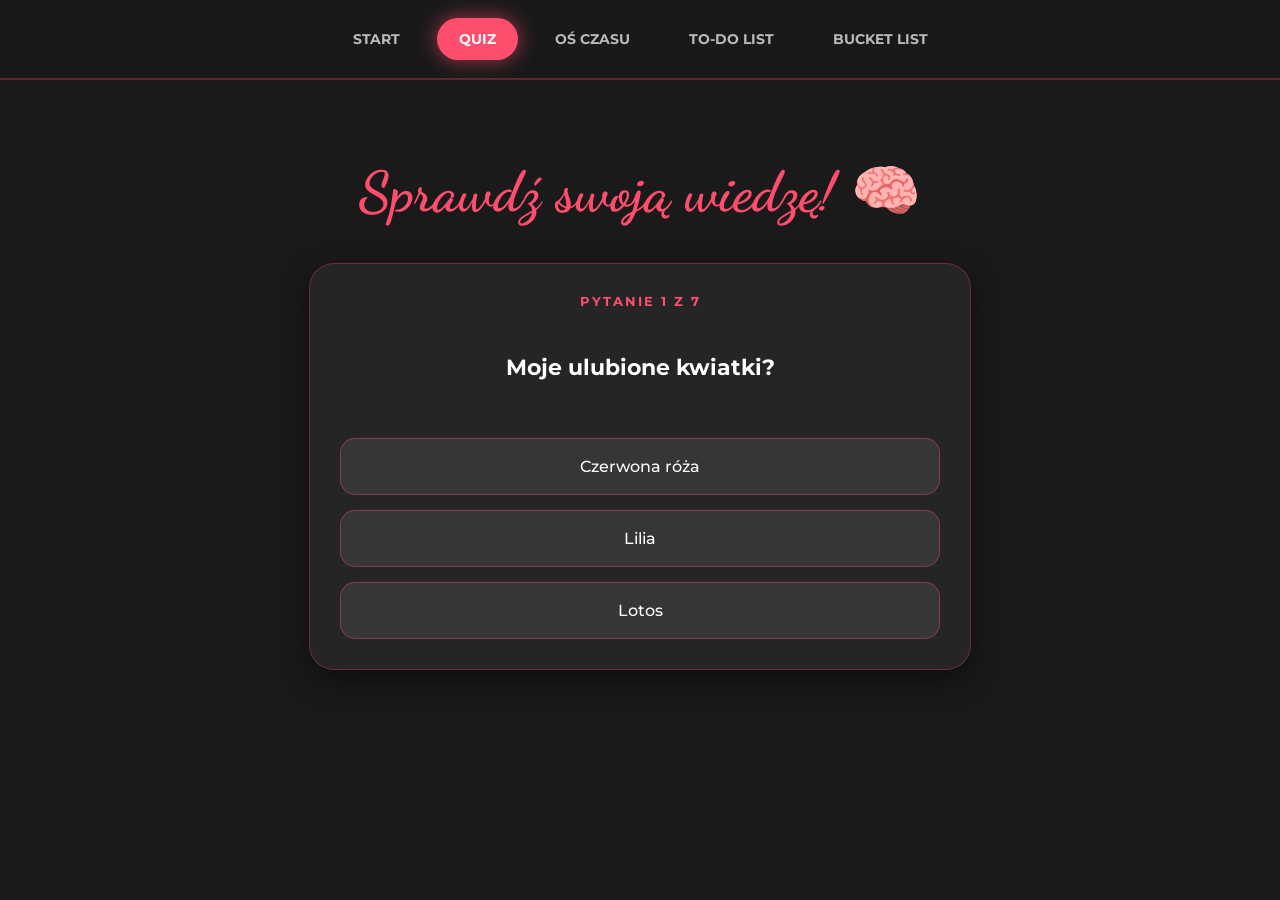
<file: Misiek/quiz.html>
<!DOCTYPE html>
<html lang="pl">
<head>
    <link rel="icon" type="image/gif" href="images/fav.gif">
    <meta charset="UTF-8">
    <meta name="viewport" content="width=device-width, initial-scale=1.0">
    <link rel="stylesheet" href="style.css">
    <link href="https://fonts.googleapis.com/css2?family=Montserrat:wght@400;700&display=swap" rel="stylesheet">
    <title>Wielki Quiz Wiedzy</title>
    <style>
        :root {
            --primary: #ff4d6d;
            --dark: #1a1a1a;
        }

        .quiz-card {
            background: rgba(255, 255, 255, 0.05);
            padding: 30px;
            border-radius: 25px;
            margin: 20px auto;
            border: 1px solid rgba(255, 77, 109, 0.3);
            max-width: 600px;
            text-align: center;
            box-shadow: 0 10px 30px rgba(0,0,0,0.5);
        }

        #progress {
            font-size: 0.8rem;
            color: var(--primary);
            margin-bottom: 15px;
            text-transform: uppercase;
            letter-spacing: 2px;
            font-weight: bold;
        }

        #question {
            font-size: 1.4rem;
            margin-bottom: 30px;
            color: #fff;
            min-height: 80px;
            display: flex;
            align-items: center;
            justify-content: center;
            line-height: 1.4;
        }

        .options-grid {
            display: grid;
            grid-template-columns: 1fr;
            gap: 15px;
        }

        .option-btn {
            background: rgba(255, 255, 255, 0.08);
            color: white;
            border: 1px solid rgba(255, 77, 109, 0.4);
            padding: 18px;
            border-radius: 15px;
            cursor: pointer;
            transition: all 0.3s ease;
            font-size: 1rem;
            font-family: 'Montserrat', sans-serif;
            font-weight: 500;
        }

        .option-btn:hover {
            background: var(--primary);
            border-color: var(--primary);
            transform: translateY(-3px);
            box-shadow: 0 5px 15px rgba(255, 77, 109, 0.3);
        }

        .result-screen {
            padding: 20px;
        }

        .score-circle {
            font-size: 3.5rem;
            font-weight: bold;
            color: var(--primary);
            margin: 20px 0;
            text-shadow: 0 0 15px rgba(255, 77, 109, 0.5);
        }

        .restart-btn {
            background: var(--primary);
            color: white;
            border: none;
            padding: 15px 40px;
            border-radius: 50px;
            font-weight: bold;
            cursor: pointer;
            text-transform: uppercase;
            margin-top: 30px;
            transition: 0.3s;
        }

        .restart-btn:hover {
            transform: scale(1.05);
            filter: brightness(1.1);
        }
    </style>
</head>
<body>

    <nav>
        <a href="index.html">Start</a>
        <a href="quiz.html" class="active">Quiz</a>
        <a href="timeline.html">Oś Czasu</a>
        <a href="todo.html">To-Do List</a>
        <a href="bucket.html">Bucket List</a>
    </nav>

    <div class="container">
        <h1>Sprawdź swoją wiedzę! 🧠</h1>
        
        <div class="quiz-card" id="quiz-box">
            <div id="progress">Pytanie 1 z 7</div>
            <h2 id="question">Ładowanie...</h2>
            
            <div id="options" class="options-grid">
                </div>
        </div>
    </div>

    <script>
        const questions = [
            {
                q: "Moje ulubione kwiatki?",
                options: ["Czerwona róża", "Lilia", "Lotos"],
                correct: 1
            },
            {
                q: "Gdzie najbardziej chcę z Tobą polecieć?",
                options: ["Paryż", "Japonia", "Nowy York"],
                correct: 2
            },
            {
                q: "Nasze pierwsze spotkanie było ... listopada",
                options: ["21", "22", "23"],
                correct: 1
            },
            {
                q: "Jaki kolor bluzki miałam na sobie, kiedy zobaczyliśmy się pierwszy raz?",
                options: ["czarny", "beżowy", "biały"],
                correct: 2
            },
            {
                q: "Nuta która kojarzy mi się z wyjazdem do szczytna?",
                options: ["Nie chce umierać", "SIE KLEI", "Legendarne Duo"],
                correct: 1
            },
            {
                q: "Ile końcowo zrobiłeś killi?",
                options: ["32", "33", "34"],
                correct: 1
            },
            {
                q: "Jaką bajkę obejrzeliśmy jako pierwszą w chapterze 2",
                options: ["Wall-e", "Kpop Demon Hunters", "Ratatuj"],
                correct: 0
            }
        ];

        let currentQuestion = 0;
        let score = 0;

        function loadQuestion() {
            const qData = questions[currentQuestion];
            
            // Postęp i pytanie
            document.getElementById('progress').innerText = `Pytanie ${currentQuestion + 1} z ${questions.length}`;
            document.getElementById('question').innerText = qData.q;
            
            // Opcje
            const optionsDiv = document.getElementById('options');
            optionsDiv.innerHTML = "";
            
            qData.options.forEach((opt, index) => {
                const btn = document.createElement('button');
                btn.className = "option-btn";
                btn.innerText = opt;
                btn.onclick = () => checkAnswer(index);
                optionsDiv.appendChild(btn);
            });
        }

        function checkAnswer(idx) {
            if (idx === questions[currentQuestion].correct) {
                score++;
            }

            currentQuestion++;
            
            if (currentQuestion < questions.length) {
                loadQuestion();
            } else {
                showResult();
            }
        }

        function showResult() {
            const box = document.getElementById('quiz-box');
            let feedback = "";
            
            if(score === 7) feedback = "Noo coś tam o nas wiesz";
            else if(score >= 5) feedback = "Całkiem, całkiem";
            else feedback = "Masakra.";
            

            box.innerHTML = `
                <div class="result-screen">
                    <h2>Wynik końcowy</h2>
                    <div class="score-circle">${score} / 7</div>
                    <p style="color: #bbb; font-size: 1.1rem;">${feedback}</p>
                    <button class="restart-btn" onclick="location.reload()">Zagraj jeszcze raz</button>
                </div>
            `;
        }

        // Start quizu
        loadQuestion();
    </script>
</body>
</html>
</file>
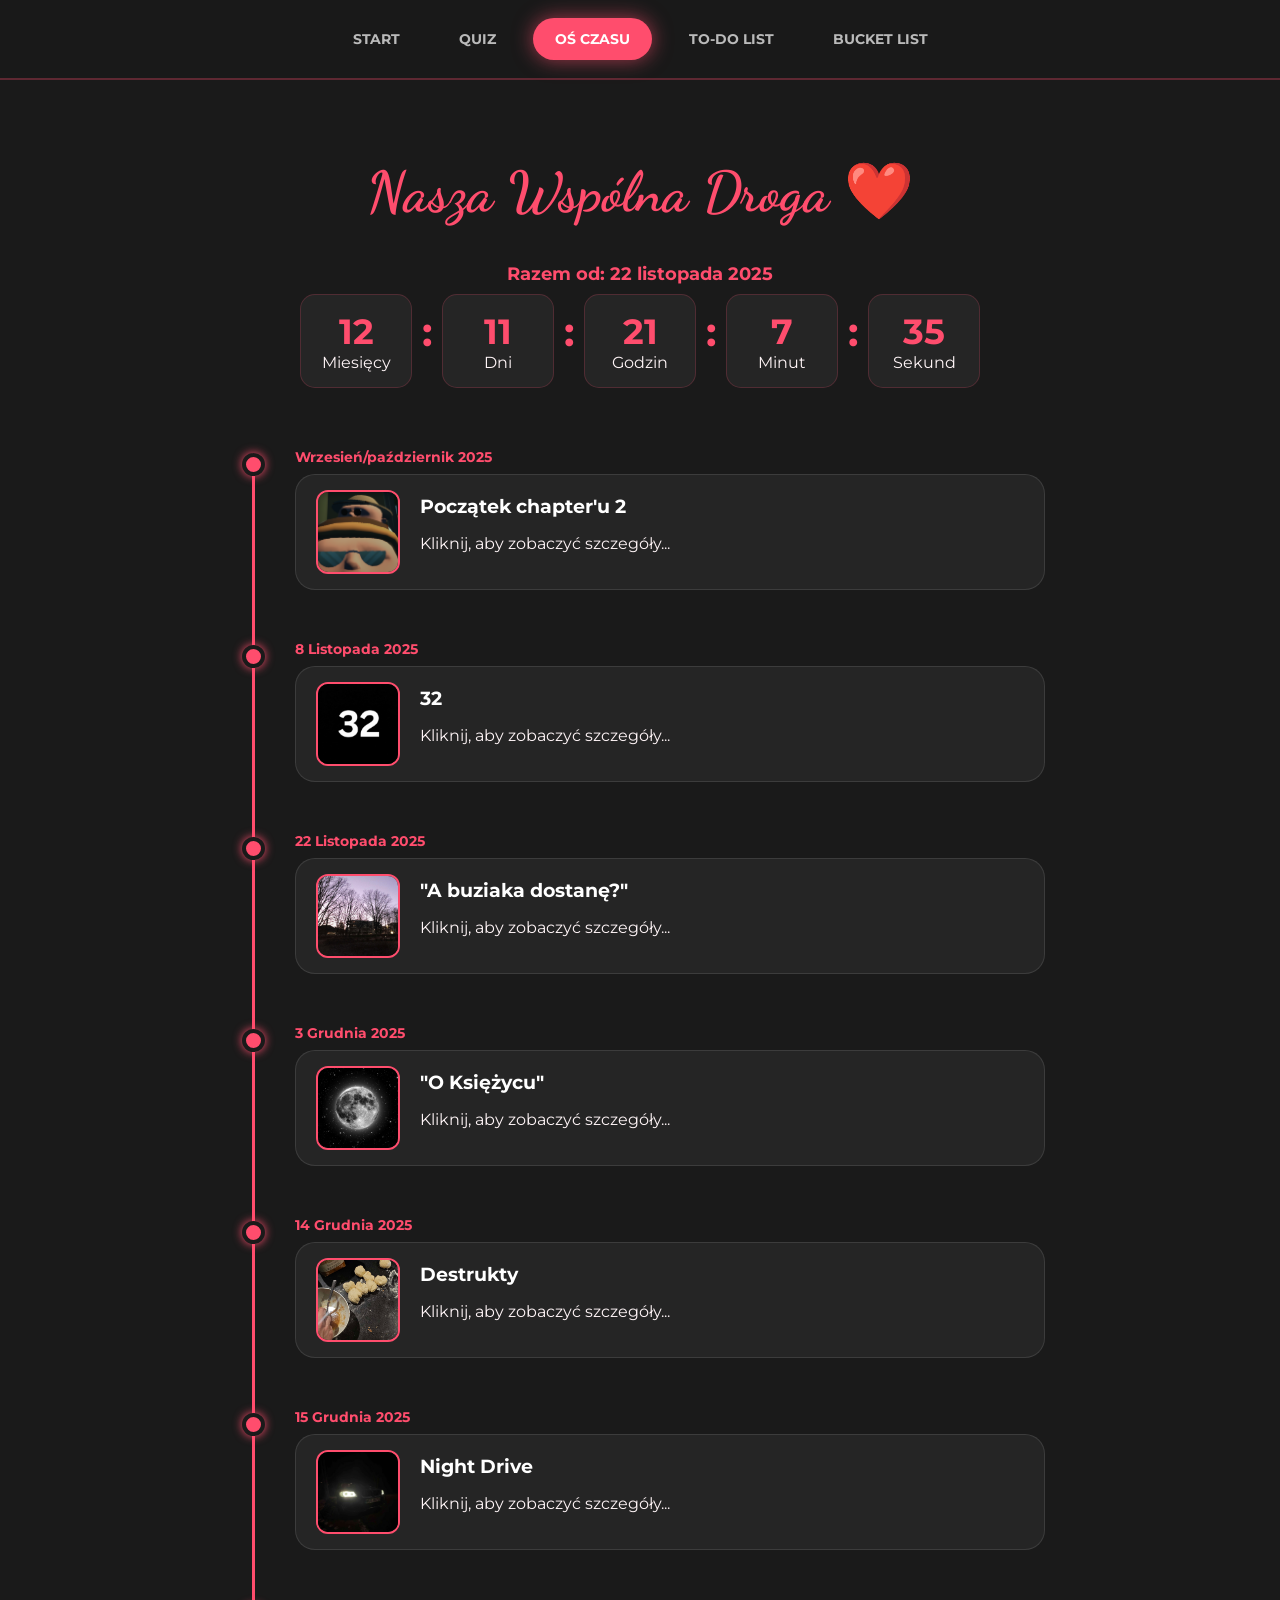
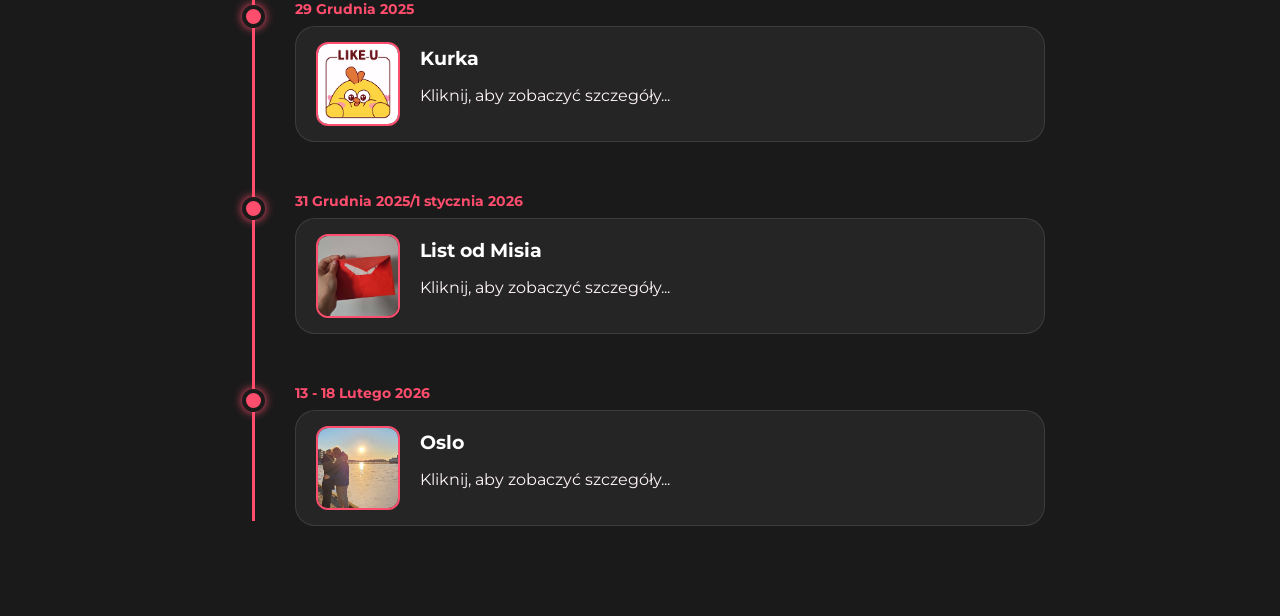
<file: Misiek/timeline.html>
<!DOCTYPE html>
<html lang="pl">
<head>
    <link rel="icon" type="image/gif" href="images/fav.gif">
    <meta charset="UTF-8">
    <meta name="viewport" content="width=device-width, initial-scale=1.0">
    <link rel="icon" type="image/png" href="images/kurka/kurka.png"> 
    <link rel="stylesheet" href="style.css">
    <link href="https://fonts.googleapis.com/css2?family=Montserrat:wght@300;400;700&family=Dancing+Script:wght@700&display=swap" rel="stylesheet">
    <title>Nasza Historia</title>
</head>
<body>

    <nav>
        <a href="index.html">Start</a>
        <a href="quiz.html">Quiz</a>
        <a href="timeline.html" class="active">Oś Czasu</a>
        <a href="todo.html" >To-Do List</a>
        <a href="bucket.html">Bucket List</a> 
    </nav>

    <div class="container">
        <h1>Nasza Wspólna Droga ❤️</h1>
        <p id="start-date-display" class="start-date-text"></p>

        <div class="timer-display">
            <div class="timer-box"><span id="t-months">0</span>Miesięcy</div>
            <div class="timer-separator">:</div>
            <div class="timer-box"><span id="t-days">0</span>Dni</div>
            <div class="timer-separator">:</div>
            <div class="timer-box"><span id="t-hours">0</span>Godzin</div>
            <div class="timer-separator">:</div>
            <div class="timer-box"><span id="t-mins">0</span>Minut</div>
            <div class="timer-separator">:</div>
            <div class="timer-box"><span id="t-secs">0</span>Sekund</div>
        </div>

        <div class="timeline-wrapper">
            <div class="timeline-item">
                <div class="timeline-dot"></div>
                <div class="timeline-date">Wrzesień/październik 2025</div>
                <div class="timeline-card" onclick="openModal('event1')">
                    <img src="images/chapter2/gra2.png" alt="Miniatura" class="timeline-thumb">
                    <div class="timeline-text">
                        <h3>Początek chapter'u 2</h3>
                        <p>Kliknij, aby zobaczyć szczegóły...</p>
                    </div>
                </div>
            </div>

            <div class="timeline-item">
                <div class="timeline-dot"></div>
                <div class="timeline-date">8 Listopada 2025</div>
                <div class="timeline-card" onclick="openModal('event2')">
                    <img src="images/32/32.jpg" alt="Miniatura" class="timeline-thumb">
                    <div class="timeline-text">
                        <h3>32</h3>
                        <p>Kliknij, aby zobaczyć szczegóły...</p>
                    </div>
                </div>
            </div>

            <div class="timeline-item">
                <div class="timeline-dot"></div>
                <div class="timeline-date">22 Listopada 2025</div>
                <div class="timeline-card" onclick="openModal('event3')">
                    <img src="images/spotkanie/3.jpg" alt="Miniatura" class="timeline-thumb">
                    <div class="timeline-text">
                        <h3>"A buziaka dostanę?"</h3>
                        <p>Kliknij, aby zobaczyć szczegóły...</p>
                    </div>
                </div>
            </div>

            <div class="timeline-item">
                <div class="timeline-dot"></div>
                <div class="timeline-date">3 Grudnia 2025</div>
                <div class="timeline-card" onclick="openModal('event4')">
                    <img src="images/wiersz/moon.png" alt="Miniatura" class="timeline-thumb">
                    <div class="timeline-text">
                        <h3>"O Księżycu"</h3>
                        <p>Kliknij, aby zobaczyć szczegóły...</p>
                    </div>
                </div>
            </div>

            <div class="timeline-item">
                <div class="timeline-dot"></div>
                <div class="timeline-date">14 Grudnia 2025</div>
                <div class="timeline-card" onclick="openModal('event5')">
                    <img src="images/destrukty/11.jpg" alt="Miniatura" class="timeline-thumb">
                    <div class="timeline-text">
                        <h3>Destrukty</h3>
                        <p>Kliknij, aby zobaczyć szczegóły...</p>
                    </div>
                </div>
            </div>

            <div class="timeline-item">
                <div class="timeline-dot"></div>
                <div class="timeline-date">15 Grudnia 2025</div>
                <div class="timeline-card" onclick="openModal('event6')">
                    <img src="images/nightDrive/auto.jpg" alt="Miniatura" class="timeline-thumb">
                    <div class="timeline-text">
                        <h3>Night Drive</h3>
                        <p>Kliknij, aby zobaczyć szczegóły...</p>
                    </div>
                </div>
            </div>

            <div class="timeline-item">
                <div class="timeline-dot"></div>
                <div class="timeline-date">29 Grudnia 2025</div>
                <div class="timeline-card" onclick="openModal('event7')">
                    <img src="images/kurka/kurka.png" alt="Miniatura" class="timeline-thumb">
                    <div class="timeline-text">
                        <h3>Kurka</h3>
                        <p>Kliknij, aby zobaczyć szczegóły...</p>
                    </div>
                </div>
            </div>

            <div class="timeline-item">
                <div class="timeline-dot"></div>
                <div class="timeline-date">31 Grudnia 2025/1 stycznia 2026</div>
                <div class="timeline-card" onclick="openModal('event8')">
                    <img src="images/list/koper.jpg" alt="Miniatura" class="timeline-thumb">
                    <div class="timeline-text">
                        <h3>List od Misia</h3>
                        <p>Kliknij, aby zobaczyć szczegóły...</p>
                    </div>
                </div>
            </div>

             <div class="timeline-item">
                <div class="timeline-dot"></div>
                <div class="timeline-date">13 - 18 Lutego 2026</div>
                <div class="timeline-card" onclick="openModal('event9')">
                    <img src="images/oslo/tytul.jpg" alt="Miniatura" class="timeline-thumb">
                    <div class="timeline-text">
                        <h3>Oslo</h3>
                        <p>Kliknij, aby zobaczyć szczegóły...</p>
                    </div>
                </div>
            </div>
        </div>
    </div>

    <div id="detailsModal" class="modal">
        <div class="modal-content">
            <span class="close" onclick="closeModal()">×</span>
            <h2 id="modalTitle"></h2>
            <p id="modalDesc"></p>
            <div class="slider-container" id="slider"></div>
            <div class="modal-map"></div>
        </div>
    </div>

    <script>
        const startDate = new Date("2025-11-22T17:30:00"); 

        document.getElementById('start-date-display').innerText = "Razem od: " + startDate.toLocaleString('pl-PL', {
            day: '2-digit', month: 'long', year: 'numeric'
        });

        const eventData = {
            'event1': {
                title: "Wtedy wszystko się zaczęło",
                desc: "Najbardziej zintegrowała nas gra z prowadzeniem vana (RV There Yet)",
                images: [
                    { src: "images/chapter2/gra1.png", caption: "Dobrze nam szło!" },
                    { src: "images/chapter2/kwiaty.png", caption: "Dostałam kwiatki" },
                    { src: "images/chapter2/ja.png", caption: "Oglądanie i brzydkie zdjęcia z ukrycia..." },
                    { src: "images/chapter2/ja2.jpg", caption: "Granie w kotki i ładniejsze zdjęcia 😝" }
                ],
                maps: [] 
            },
            'event2': {
                title: "32 kille w Fortnite",
                desc: "Nasza szczęśliwa liczba, dzięki tym killom się spotkaliśmy",
                images: [
                    { src: "images/32/32_2.jpg", caption: "Spocony bambik 🥵" },
                    { src: "images/32/32_3.jpg", caption: "Formalności 🥰" }
                ],
                maps: ["images/32/mapa.jpg"] 
            },
            'event3': {
                title: "Pierwsze spotkanie!",
                desc: "Czyli pierwsze spojrzenie sobie w oczy, pierwszy buziak i pytanie o związek (powiedziałam tak😎)",
                images: [
                    { src: "images/spotkanie/1.png", caption: "Dostałam różyczkę, a Ty lego!!! (Yay)" },
                    { src: "images/spotkanie/2.jpg", caption: "Górka Szczęśliwicka - było pięknie i romantycznie" },
                    { src: "images/spotkanie/3.jpg", caption: "Ławeczka to chyba nasze najważniejsze miejsce." },
                    { src: "images/spotkanie/4.jpg", caption: "Varso Tower, nasz vibe, BUZIAK i związek" },
                    { src: "images/spotkanie/5.jpg", caption: "Pierwsza wspólna jazda autem" },
                ],
                maps: []
            },
            'event4': {
                title: "Napisałam dla Ciebie wiersz",
                desc: "Może i nie był idealny, ale to, że ktoś był w ogóle w stanie mnie tak zainspirować było niesamowite.",
                images: [
                    { src: "images/wiersz/11.png", caption: "Tutaj zobaczyłam Juzkowe łezki" },
                    { src: "images/wiersz/1.png", caption: "Wiersz" }
                  ],
                maps: ["images/wiersz/mapa.png"]
            }, 
            'event5': {
                title: "Małpi chlebek",
                desc: "Pierwsze wspólne gotowanie, pierwsze destrukty😝",
                images: [
                    { src: "images/destrukty/1.jpg", caption: "Wytwór kucharza (Śpiące susły)" },
                    { src: "images/destrukty/2.jpg", caption: "Kucharz" }
                     ],
                maps: []
            },
            'event6': {
                title: "Night drive!",
                desc: "Mi się bardzo podobało, chociaż z takim kierowcą to oczywiste.",
                images: [
                    { src: "images/nightDrive/1.jpg", caption: "Vibeowo" },
                    { src: "images/nightDrive/2.jpg" , caption: ""}
                     ],
                maps: []
            },
            'event7': {
                title: "Dostałam kurkę!!!",
                desc: "Prezent bez okazji (Kocham Kurki i Krzysia)",
                images: [
                    { src: "images/kurka/1.png", caption: "Dwóch pięknych na jednym zdjęciu" }
                     ],
                maps: []
            },
            'event8': {
                title: "Dostałam od Ciebie pierwszy list",
                desc: "Ten list bardzo mnie wzruszył. Ciężko jest sobie wyobrazić, że ktoś może mnie darzyć miłością w tak wyjątkowy sposób.",
                images: [
                    { src: "images/list/list.png", caption: "❤️" }
                     ],
                maps: []
            },
            'event9': {
                title: "Wyjazd do OSLO!!!",
                desc: "Piękny czas, długo przeżywałam, że dobiegł końca. To było dosłownie jak sen.",
                images: [
                    { src: "images/oslo/tysiak.jpg", caption: "Tysiaczek też chciał jechać" },
                    { src: "images/oslo/1.jpg", caption: "Piękny widok mieliśmy" },
                    { src: "images/oslo/2.jpg", caption: "Smacznee" },
                    { src: "images/oslo/3.jpg", caption: "Muzeum Muncha" },
                    { src: "images/oslo/5.jpg", caption: "Dziecko znalazło bryłę lodu" },
                    { src: "images/oslo/6.jpg", caption: "Słodziaki z nas!" },
                    { src: "images/oslo/7.jpg", caption: "Pierwszy wspólny ramen🥰" },
                    { src: "images/oslo/8.jpg", caption: "Jeden z najfajniejszych spacerów" },
                    { src: "images/oslo/9.jpg", caption: "Nieładnie..." },
                    { src: "images/oslo/12.jpg", caption: "Bubble tea" },
                    { src: "images/oslo/14.jpg", caption: "Rzyganie. Koniec." }
                     ],
                maps: []
            }
        };

        function updateTimer() {
            const now = new Date();
            let diff = Math.abs(now - startDate);

            const msInSec = 1000;
            const msInMin = 60 * 1000;
            const msInHour = 60 * 60 * 1000;
            const msInDay = 24 * 60 * 60 * 1000;
            const msInMonth = 30.44 * msInDay;

            const months = Math.floor(diff / msInMonth);
            diff -= months * msInMonth;

            const days = Math.floor(diff / msInDay);
            diff -= days * msInDay;

            const hours = Math.floor(diff / msInHour);
            diff -= hours * msInHour;

            const mins = Math.floor(diff / msInMin);
            diff -= mins * msInMin;

            const secs = Math.floor(diff / msInSec);

            document.getElementById('t-months').innerText = months;
            document.getElementById('t-days').innerText = days;
            document.getElementById('t-hours').innerText = hours;
            document.getElementById('t-mins').innerText = mins;
            document.getElementById('t-secs').innerText = secs;
        }
        setInterval(updateTimer, 1000);
        updateTimer();

        let currentSlide = 0;
        let slideImages = [];

        function openModal(id) {
            const data = eventData[id];
            if (!data) return;

            document.getElementById('modalTitle').innerText = data.title;
            document.getElementById('modalDesc').innerText = data.desc;
            
            const mapContainer = document.querySelector('.modal-map');
            mapContainer.innerHTML = ''; 
            const mapsToDisplay = data.maps || [];
            
            mapsToDisplay.forEach(item => {
                const wrapper = document.createElement('div');
                wrapper.className = 'location-wrapper';
                const label = document.createElement('p');
                label.className = 'location-label';
                label.innerText = 'Lokalizacja';
                wrapper.appendChild(label);

                if (item.includes("http")) {
                    const iframe = document.createElement('iframe');
                    iframe.src = item;
                    wrapper.appendChild(iframe);
                } else {
                    const img = document.createElement('img');
                    img.src = item;
                    wrapper.appendChild(img);
                }
                mapContainer.appendChild(wrapper);
            });

            slideImages = data.images || [];
            currentSlide = 0;
            const slider = document.getElementById('slider');
            slider.innerHTML = '';
            
            slideImages.forEach((imgObj) => {
                const slideDiv = document.createElement('div');
                slideDiv.className = 'slider-img';
                slideDiv.innerHTML = `<img src="${imgObj.src}"><p class="slide-caption">${imgObj.caption}</p>`;
                slider.appendChild(slideDiv);
            });

            if (slideImages.length > 1) {
                slider.innerHTML += `<button class="slider-btn prev" onclick="moveSlide(-1)">❮</button>
                                     <button class="slider-btn next" onclick="moveSlide(1)">❯</button>
                                     <div class="slider-dots" id="sliderDots"></div>`;
                const dots = document.getElementById('sliderDots');
                slideImages.forEach((_, i) => {
                    const dot = document.createElement('span');
                    dot.className = 'slider-dot';
                    dot.onclick = () => setSlide(i);
                    dots.appendChild(dot);
                });
            }
            
            showSlides();
            document.getElementById('detailsModal').style.display = "block";
            document.body.style.overflow = "hidden";
        }

        function showSlides() {
            const imgs = document.querySelectorAll('.slider-img');
            const dots = document.querySelectorAll('.slider-dot');
            if (imgs.length === 0) return;
            imgs.forEach(i => i.classList.remove('active'));
            dots.forEach(d => d.classList.remove('active'));
            if(imgs[currentSlide]) imgs[currentSlide].classList.add('active');
            if(dots[currentSlide]) dots[currentSlide].classList.add('active');
        }

        function moveSlide(n) { currentSlide = (currentSlide + n + slideImages.length) % slideImages.length; showSlides(); }
        function setSlide(n) { currentSlide = n; showSlides(); }
        
        function closeModal() { 
            document.getElementById('detailsModal').style.display = "none"; 
            document.body.style.overflow = "auto"; 
        }
        
        window.onclick = (e) => { if (e.target == document.getElementById('detailsModal')) closeModal(); }
    </script>
</body>
</html>
</file>
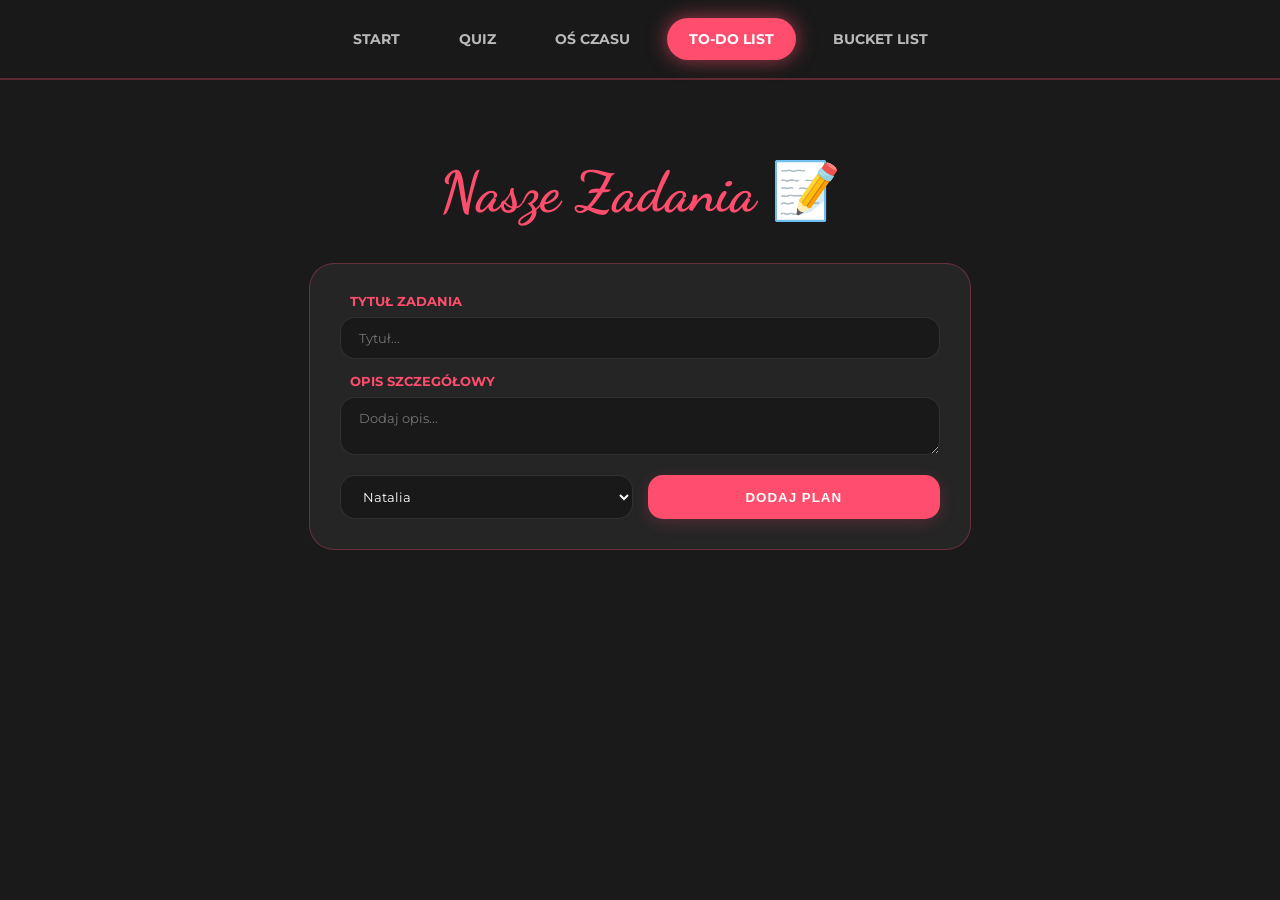
<file: Misiek/todo.html>
<!DOCTYPE html>
<html lang="pl">
<head>
    <link rel="icon" type="image/gif" href="images/fav.gif">
    <meta charset="UTF-8">
    <meta name="viewport" content="width=device-width, initial-scale=1.0">
    <link rel="stylesheet" href="style.css">
    <link href="https://fonts.googleapis.com/css2?family=Montserrat:wght@400;700&family=Dancing+Script:wght@700&display=swap" rel="stylesheet">
    <title>Nasza Lista Zadań</title>
    <style>
        :root {
            --primary: #ff4d6d;
            --dark: #1a1a1a;
            --light: #fff5f7;
        }

        /* Sekcja wpisywania - formularz */
        .input-section {
            background: rgba(255, 255, 255, 0.05);
            padding: 30px;
            border-radius: 25px;
            margin-bottom: 10px;
            border: 1px solid rgba(255, 77, 109, 0.3);
            display: flex;
            flex-direction: column;
            gap: 15px;
            max-width: 600px;
            margin-left: auto;
            margin-right: auto;
        }

        .input-group {
            display: flex;
            flex-direction: column;
            gap: 8px;
            text-align: left;
        }

        .input-group label {
            font-size: 0.8rem;
            font-weight: bold;
            color: var(--primary);
            margin-left: 10px;
            text-transform: uppercase;
        }

        input, textarea, select {
            padding: 12px 18px;
            border-radius: 15px;
            border: 1px solid rgba(255, 255, 255, 0.1);
            background: rgba(0, 0, 0, 0.3);
            color: white;
            font-family: 'Montserrat', sans-serif;
            transition: 0.3s;
        }

        input:focus, textarea:focus {
            outline: none;
            border-color: var(--primary);
            background: rgba(255, 77, 109, 0.05);
        }

        .controls-row {
            display: grid;
            grid-template-columns: 1fr 1fr;
            gap: 15px;
            margin-top: 5px;
        }

        .add-btn {
            background: var(--primary);
            color: white;
            border: none;
            border-radius: 15px;
            font-weight: bold;
            cursor: pointer;
            transition: 0.3s;
            text-transform: uppercase;
            letter-spacing: 1px;
            box-shadow: 0 4px 15px rgba(255, 77, 109, 0.2);
        }

        .add-btn:hover {
            transform: translateY(-2px);
            box-shadow: 0 6px 20px rgba(255, 77, 109, 0.4);
        }

        /* NOWY LOADER I NAPIS */
        #loader {
            display: none;
            margin: 20px auto 5px auto;
            width: 30px;
            height: 30px;
            border: 4px solid rgba(255, 255, 255, 0.1);
            border-radius: 50%;
            border-top-color: var(--primary);
            animation: spin 1s ease-in-out infinite;
        }

        @keyframes spin { to { transform: rotate(360deg); } }

        .loading-text {
            font-size: 0.8rem;
            color: var(--primary);
            margin-bottom: 20px;
            display: none;
            text-align: center;
            font-weight: bold;
            letter-spacing: 1px;
        }

        /* Grid zadań */
        .todo-grid {
            display: grid;
            grid-template-columns: repeat(auto-fit, minmax(300px, 1fr));
            gap: 25px;
            margin-top: 20px;
        }

        .todo-card {
            background: rgba(255, 255, 255, 0.05);
            border-radius: 22px;
            padding: 25px;
            text-align: left;
            border-left: 6px solid var(--primary);
            transition: 0.4s;
            display: flex;
            flex-direction: column;
            justify-content: space-between;
        }

        .todo-card.done-card {
            border-left-color: #4ade80;
            opacity: 0.6;
        }

        .todo-card.done-card h3 {
            text-decoration: line-through;
            color: #888;
        }

        .card-header {
            display: flex;
            justify-content: space-between;
            align-items: center;
            margin-bottom: 15px;
        }

        .author-badge {
            font-size: 0.65rem;
            font-weight: 800;
            padding: 4px 10px;
            border-radius: 10px;
            text-transform: uppercase;
        }

        .tag-natalia { background: #ff4d6d; color: white; }
        .tag-krzys { background: #457b9d; color: white; }

        .todo-card h3 {
            margin: 0 0 10px 0;
            font-size: 1.25rem;
            color: #fff;
            word-wrap: break-word;
            overflow-wrap: break-word;
        }

        .todo-card p {
            margin: 0;
            color: #bbb;
            font-size: 0.9rem;
            line-height: 1.5;
            word-wrap: break-word;
            overflow-wrap: break-word;
        }

        .card-actions {
            margin-top: 25px;
            display: flex;
            gap: 10px;
        }

        .btn-status {
            flex-grow: 1;
            border: none;
            padding: 10px;
            border-radius: 12px;
            font-weight: bold;
            font-size: 0.8rem;
            cursor: pointer;
            transition: 0.3s;
            background: #4ade80;
            color: white;
        }

        .btn-status.undo { background: #666; }

        .btn-delete {
            background: rgba(255, 77, 109, 0.1);
            color: var(--primary);
            border: 1px solid var(--primary);
            padding: 10px 15px;
            border-radius: 12px;
            cursor: pointer;
            transition: 0.3s;
        }

        .btn-delete:hover {
            background: var(--primary);
            color: white;
        }
    </style>
</head>
<body>

    <nav>
        <a href="index.html">Start</a>
        <a href="quiz.html">Quiz</a>
        <a href="timeline.html">Oś Czasu</a>
        <a href="todo.html" class="active">To-Do List</a>
        <a href="bucket.html">Bucket List</a> 
    </nav>

    <div class="container">
        <h1>Nasze Zadania 📝</h1>
        
        <div class="input-section">
            <div class="input-group">
                <label>Tytuł zadania</label>
                <input type="text" id="title-input" placeholder="Tytuł...">
            </div>
            <div class="input-group">
                <label>Opis szczegółowy</label>
                <textarea id="desc-input" rows="2" placeholder="Dodaj opis..."></textarea>
            </div>
            <div class="controls-row">
                <select id="person-select">
                    <option value="Natalia">Natalia</option>
                    <option value="Krzyś">Krzyś</option>
                </select>
                <button class="add-btn" onclick="addNewTask()">Dodaj plan</button>
            </div>
        </div>

        <div id="loader"></div>
        <div id="loader-text" class="loading-text">Synchronizacja z chmurą...</div>

        <div id="todo-container" class="todo-grid"></div>
    </div>

    <script>
        const SCRIPT_URL = "https://script.google.com/macros/s/AKfycbyROPTLeQsxTIBQj5KDU5-CQ13X0KR1ZJoQapZXxJ-ngZDK5O70cWzE5nzi6KfdkrE9/exec"; 
        const loader = document.getElementById('loader');
        const loaderText = document.getElementById('loader-text');
        let tasks = [];

        function toggleLoading(show) {
            loader.style.display = show ? 'block' : 'none';
            loaderText.style.display = show ? 'block' : 'none';
        }

        async function loadTasks() {
            toggleLoading(true);
            try {
                const response = await fetch(SCRIPT_URL + "?type=todo");
                const data = await response.json();
                tasks = Array.isArray(data) ? data : [];
                render(false);
            } catch (e) {
                console.error("Błąd ładowania", e);
                tasks = [];
            } finally {
                toggleLoading(false);
            }
        }

        async function saveTasks() {
            toggleLoading(true);
            try {
                await fetch(SCRIPT_URL, {
                    method: 'POST',
                    mode: 'no-cors',
                    body: JSON.stringify({ type: "todo", data: tasks })
                });
            } catch (e) {
                console.error("Błąd zapisu", e);
            } finally {
                setTimeout(() => toggleLoading(false), 800);
            }
        }

        function render(shouldSave = true) {
            const container = document.getElementById('todo-container');
            container.innerHTML = '';

            tasks.forEach((item, index) => {
                const card = document.createElement('div');
                card.className = `todo-card ${item.done ? 'done-card' : ''}`;
                
                const tagClass = item.who === 'Natalia' ? 'tag-natalia' : 'tag-krzys';
                
                card.innerHTML = `
                    <div>
                        <div class="card-header">
                            <span class="author-badge ${tagClass}">${item.who}</span>
                            <span style="font-size: 0.7rem; color: #666;">${item.date}</span>
                        </div>
                        <h3>${item.title}</h3>
                        <p>${item.desc || ''}</p>
                    </div>
                    <div class="card-actions">
                        <button class="btn-status ${item.done ? 'undo' : ''}" onclick="toggleTask(${index})">
                            ${item.done ? 'Cofnij' : 'Zrobione!'}
                        </button>
                        <button class="btn-delete" onclick="deleteTask(${index})">Usuń</button>
                    </div>
                `;
                container.appendChild(card);
            });

            if (shouldSave) saveTasks();
        }

        async function addNewTask() {
            const titleInput = document.getElementById('title-input');
            const descInput = document.getElementById('desc-input');
            const who = document.getElementById('person-select').value;
            const date = new Date().toLocaleDateString('pl-PL');

            if (titleInput.value.trim() === "") return;

            tasks.unshift({
                title: titleInput.value,
                desc: descInput.value,
                who: who,
                date: date,
                done: false
            });

            titleInput.value = '';
            descInput.value = '';
            render(true);
        }

        async function toggleTask(index) {
            tasks[index].done = !tasks[index].done;
            render(true);
        }

        async function deleteTask(index) {
            if(confirm("Usunąć to zadanie?")) {
                tasks.splice(index, 1);
                render(true);
            }
        }

        loadTasks();
    </script>
</body>
</html>
</file>
<file: Misiek/style.css>
@import url('https://fonts.googleapis.com/css2?family=Montserrat:wght@300;400;700&family=Dancing+Script:wght@700&display=swap');

:root {
    --primary: #ff4d6d;
    --dark: #1a1a1a;
    --light: #fff5f7;
    --glass: rgba(26, 26, 26, 0.85);
}

body {
    font-family: 'Montserrat', sans-serif;
    background-color: var(--dark);
    color: var(--light);
    margin: 0;
    padding: 0;
    text-align: center;
}

nav {
    background: var(--glass);
    backdrop-filter: blur(15px);
    padding: 18px 0;
    width: 100%;
    display: flex;
    justify-content: center;
    gap: 15px;
    position: sticky;
    top: 0;
    z-index: 1000;
    border-bottom: 2px solid rgba(255, 77, 109, 0.3);
}

nav a {
    color: rgba(255, 255, 255, 0.7);
    text-decoration: none;
    text-transform: uppercase;
    font-size: 0.9rem;
    font-weight: 700;
    padding: 12px 22px;
    border-radius: 25px;
    transition: 0.3s;
}

nav a.active {
    color: #fff;
    background: var(--primary);
    box-shadow: 0 0 20px rgba(255, 77, 109, 0.6);
}

.container {
    padding: 40px 20px;
    max-width: 900px;
    margin: auto;
}

h1 {
    font-family: 'Dancing Script', cursive;
    font-size: 3.5rem;
    color: var(--primary);
}

.start-date-text {
    color: var(--primary);
    font-weight: bold;
    margin-bottom: 10px;
    font-size: 1.1rem;
}

.timer-display {
    display: flex;
    justify-content: center;
    align-items: center;
    gap: 10px;
    margin-bottom: 60px;
    flex-wrap: wrap;
}

.timer-box {
    background: rgba(255, 255, 255, 0.05);
    padding: 15px;
    border-radius: 15px;
    border: 1px solid rgba(255, 77, 109, 0.2);
    min-width: 80px;
}

.timer-box span {
    display: block;
    font-size: 2.2rem;
    font-weight: bold;
    color: var(--primary);
}

.timer-separator {
    font-size: 2.5rem;
    font-weight: bold;
    color: var(--primary);
    padding-bottom: 20px;
}

.timeline-wrapper {
    position: relative;
    max-width: 750px;
    margin: 40px auto;
    padding-left: 60px;
    text-align: left;
}

.timeline-wrapper::before {
    content: '';
    position: absolute;
    left: 17px;
    top: 5px;
    bottom: 5px;
    width: 3px;
    background: var(--primary);
}

.timeline-item {
    position: relative;
    margin-bottom: 50px;
}

.timeline-dot {
    position: absolute;
    left: -53px;
    top: 5px;
    width: 15px;
    height: 15px;
    background: var(--primary);
    border-radius: 50%;
    border: 4px solid var(--dark);
    box-shadow: 0 0 10px var(--primary);
    z-index: 10;
}

.timeline-date {
    font-size: 0.9rem;
    color: var(--primary);
    font-weight: bold;
    margin-bottom: 8px;
}

.timeline-card {
    display: flex;
    align-items: center;
    gap: 20px;
    background: rgba(255, 255, 255, 0.05);
    padding: 15px 20px;
    border-radius: 20px;
    border: 1px solid rgba(255, 255, 255, 0.1);
    cursor: pointer;
    transition: 0.3s;
}

.timeline-card:hover {
    background: rgba(255, 255, 255, 0.08);
    border-color: var(--primary);
}

.timeline-thumb {
    width: 80px;
    height: 80px;
    border-radius: 12px;
    object-fit: cover;
    border: 2px solid var(--primary);
}

.timeline-text h3 {
    margin: 0;
    color: #fff;
}

/* MODAL STYLES */
.modal {
    display: none;
    position: fixed;
    z-index: 2000;
    left: 0;
    top: 0;
    width: 100%;
    height: 100%;
    background: rgba(0,0,0,0.95);
}

.modal-content {
    background: #222;
    margin: 2% auto;
    padding: 30px;
    border: 2px solid var(--primary);
    width: 90%;
    max-width: 650px;
    border-radius: 25px;
    max-height: 95vh;
    overflow-y: auto;
    position: relative;
}

/* SLIDER */
.slider-container {
    position: relative;
    width: 100%;
    height: 450px;
    border-radius: 18px;
    overflow: hidden;
    margin: 20px 0;
    background: #000;
}

.slider-img {
    width: 100%;
    height: 100%;
    display: none;
    position: relative;
}

.slider-img.active {
    display: block;
}

.slider-img img {
    width: 100%;
    height: 100%;
    object-fit: cover;
}

.slide-caption {
    position: absolute;
    bottom: 0;
    left: 0;
    width: 100%;
    background: rgba(0, 0, 0, 0.7); /* Trochę ciemniejsze tło, żeby tekst był czytelniejszy */
    color: white;
    padding: 15px; /* Równy padding z każdej strony */
    margin: 0;
    text-align: center;
    font-size: 1.1rem; /* Nieco mniejszy font, żeby mieścił się w 2 liniach */
    font-weight: bold;
    box-sizing: border-box; /* Kluczowe: padding nie rozszerza szerokości ponad 100% */
    word-wrap: break-word; /* Wymusza zawijanie długich słów */
    line-height: 1.4; /* Odpowiedni odstęp między liniami */
}

.slider-btn {
    position: absolute;
    top: 50%;
    transform: translateY(-50%);
    background: rgba(0, 0, 0, 0.4);
    color: #fff;
    border: none;
    padding: 15px 10px;
    cursor: pointer;
    z-index: 10;
    font-size: 1.5rem;
}

.slider-btn.prev { left: 0; }
.slider-btn.next { right: 0; }

.slider-dots {
    position: absolute;
    top: 15px;
    width: 100%;
    text-align: center;
    z-index: 11;
}

.slider-dot {
    height: 8px;
    width: 8px;
    background: rgba(255,255,255,0.4);
    border-radius: 50%;
    display: inline-block;
    margin: 0 4px;
    cursor: pointer;
}

.slider-dot.active { background: #fff; }

.modal-map {
    display: grid;
    grid-template-columns: repeat(auto-fit, minmax(250px, 1fr));
    gap: 20px;
    margin-top: 20px;
}

.location-wrapper {
    display: flex;
    flex-direction: column;
    gap: 8px;
    text-align: left;
}

.location-label {
    color: var(--primary);
    font-weight: bold;
    text-transform: uppercase;
    font-size: 0.85rem;
    letter-spacing: 1px;
    margin-bottom: 2px;
}

.location-wrapper iframe, .location-wrapper img {
    width: 100%;
    height: 450px; /* <--- Zmień tę wartość (np. z 250px na 450px) */
    border-radius: 15px;
    border: 2px solid rgba(255, 77, 109, 0.2);
    object-fit: cover;
}

.close {
    position: absolute;
    top: 15px;
    right: 20px;
    color: #fff;
    font-size: 30px;
    cursor: pointer;
    z-index: 100;
}

@media (max-width: 600px) {
    .timer-separator { display: none; }
    nav a { font-size: 0.7rem; padding: 8px 12px; }
    .timeline-card { flex-direction: column; text-align: center; }
    .slider-container { height: 300px; }
    .modal-content { padding: 20px; }
    .location-wrapper iframe, .location-wrapper img { 
        height: 300px;
    }
}

input:focus, select:focus {
    outline: 2px solid var(--primary);
    background: #333;
}

.todo-form select {
    cursor: pointer;
}
</file>
